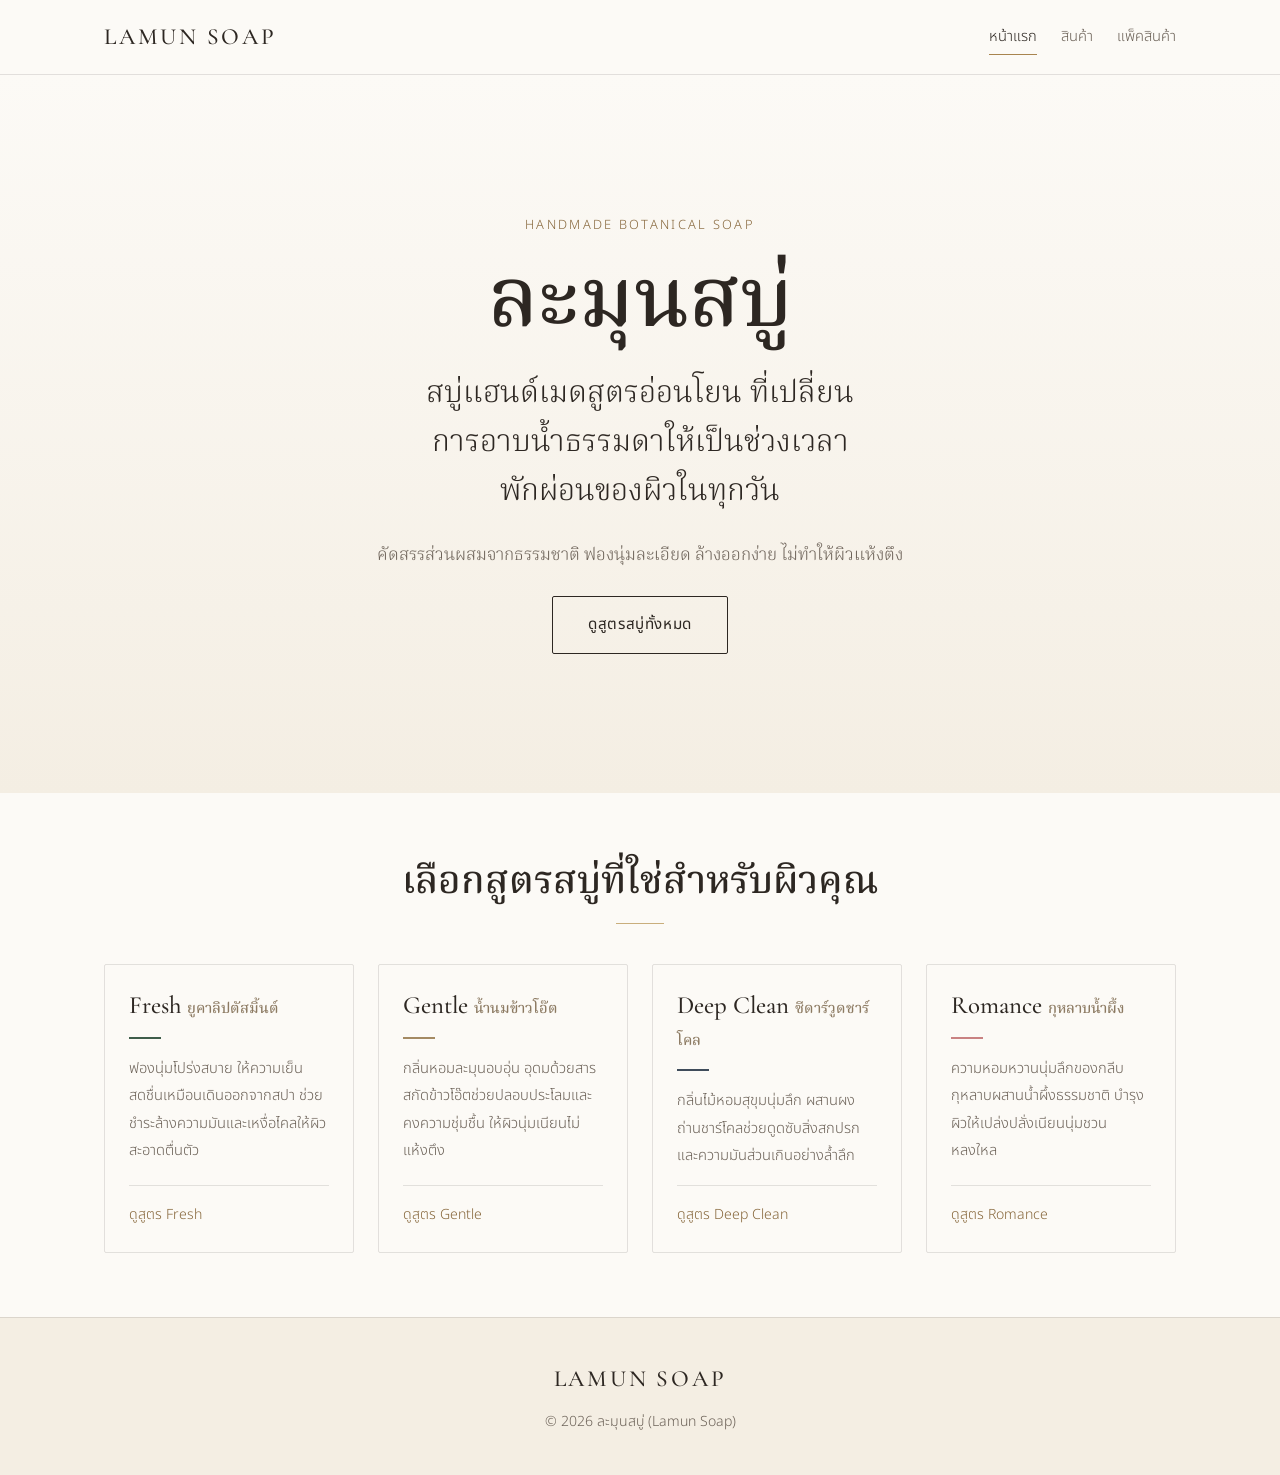
<file: index.html>
<!DOCTYPE html>
<html lang="th">
<head>
  <meta charset="UTF-8">
  <meta name="viewport" content="width=device-width, initial-scale=1">
  <title>ละมุนสบู่ (LAMUN SOAP) — สบู่แฮนด์เมดเพื่อการพักผ่อนของผิว</title>
  <meta name="description" content="ละมุนสบู่ สบู่แฮนด์เมดสูตรอ่อนโยน เปลี่ยนการอาบน้ำธรรมดาให้เป็นช่วงเวลาพักผ่อนของผิวในทุกวัน">
  <link rel="stylesheet" href="style.css">
</head>
<body>

  <header class="site-header">
    <div class="container">
      <a class="brand" href="index.html">LAMUN SOAP</a>
      <nav class="nav" aria-label="เมนูหลัก">
        <a href="index.html" aria-current="page">หน้าแรก</a>
        <a href="product.html">สินค้า</a>
        <a href="admin.html">แพ็คสินค้า</a>
      </nav>
    </div>
  </header>

  <main>
    <section class="hero hero--full">
      <div class="container">
        <p class="hero__eyebrow">HANDMADE BOTANICAL SOAP</p>
        <h1>
          <span class="hero__brand">ละมุนสบู่</span>
          <span class="hero__tagline">สบู่แฮนด์เมดสูตรอ่อนโยน ที่เปลี่ยนการอาบน้ำธรรมดาให้เป็นช่วงเวลาพักผ่อนของผิวในทุกวัน</span>
        </h1>
        <p class="lead">คัดสรรส่วนผสมจากธรรมชาติ ฟองนุ่มละเอียด ล้างออกง่าย ไม่ทำให้ผิวแห้งตึง</p>
        <a class="btn" href="product.html">ดูสูตรสบู่ทั้งหมด</a>
      </div>
    </section>

    <section class="section" id="moods">
      <div class="container">
        <div class="section-head is-center">
          <h2>เลือกสูตรสบู่ที่ใช่สำหรับผิวคุณ</h2>
          <div class="heading-rule" aria-hidden="true"></div>
        </div>

        <div class="mood-grid">
          <a class="mood-card" data-mood="fresh" href="product.html?mood=fresh">
            <h3>Fresh <span class="mood-card__th">ยูคาลิปตัสมิ้นต์</span></h3>
            <span class="mood-line" aria-hidden="true"></span>
            <p>ฟองนุ่มโปร่งสบาย ให้ความเย็นสดชื่นเหมือนเดินออกจากสปา ช่วยชำระล้างความมันและเหงื่อไคลให้ผิวสะอาดตื่นตัว</p>
            <span class="mood-card__link">ดูสูตร Fresh</span>
          </a>

          <a class="mood-card" data-mood="gentle" href="product.html?mood=gentle">
            <h3>Gentle <span class="mood-card__th">น้ำนมข้าวโอ๊ต</span></h3>
            <span class="mood-line" aria-hidden="true"></span>
            <p>กลิ่นหอมละมุนอบอุ่น อุดมด้วยสารสกัดข้าวโอ๊ตช่วยปลอบประโลมและคงความชุ่มชื้น ให้ผิวนุ่มเนียนไม่แห้งตึง</p>
            <span class="mood-card__link">ดูสูตร Gentle</span>
          </a>

          <a class="mood-card" data-mood="deep" href="product.html?mood=deep">
            <h3>Deep Clean <span class="mood-card__th">ซีดาร์วูดชาร์โคล</span></h3>
            <span class="mood-line" aria-hidden="true"></span>
            <p>กลิ่นไม้หอมสุขุมนุ่มลึก ผสานผงถ่านชาร์โคลช่วยดูดซับสิ่งสกปรกและความมันส่วนเกินอย่างล้ำลึก</p>
            <span class="mood-card__link">ดูสูตร Deep Clean</span>
          </a>

          <a class="mood-card" data-mood="romance" href="product.html?mood=romance">
            <h3>Romance <span class="mood-card__th">กุหลาบน้ำผึ้ง</span></h3>
            <span class="mood-line" aria-hidden="true"></span>
            <p>ความหอมหวานนุ่มลึกของกลีบกุหลาบผสานน้ำผึ้งธรรมชาติ บำรุงผิวให้เปล่งปลั่งเนียนนุ่มชวนหลงใหล</p>
            <span class="mood-card__link">ดูสูตร Romance</span>
          </a>
        </div>
      </div>
    </section>
  </main>

  <footer class="site-footer">
    <div class="container">
      <span class="brand">LAMUN SOAP</span>
      <p style="margin: 0 auto;">© 2026 ละมุนสบู่ (Lamun Soap)</p>
    </div>
  </footer>

  <script src="script.js"></script>
</body>
</html>
</file>
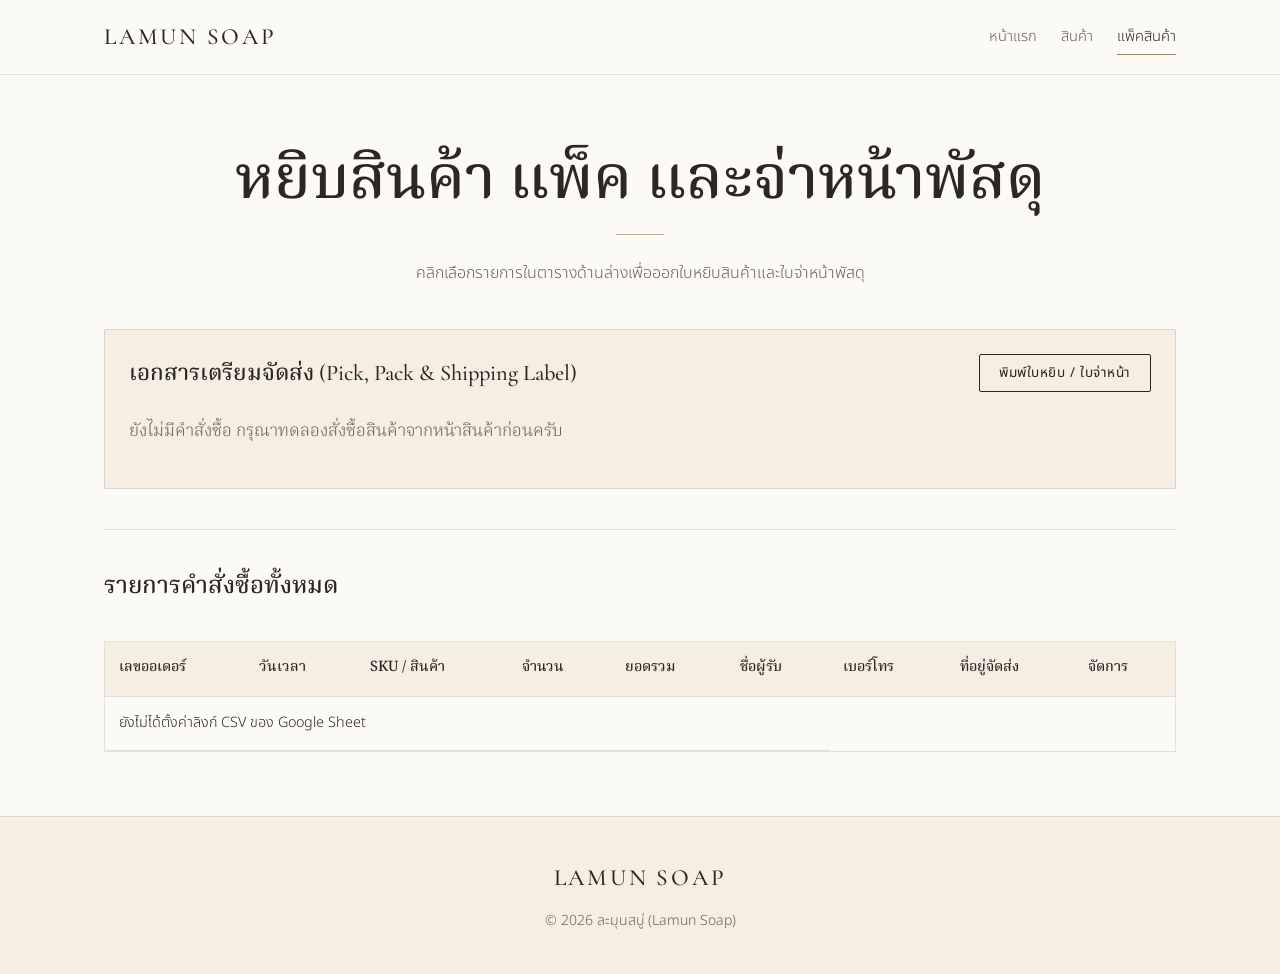
<file: admin.html>
<!DOCTYPE html>
<html lang="th">
<head>
  <meta charset="UTF-8">
  <meta name="viewport" content="width=device-width, initial-scale=1">
  <meta name="robots" content="noindex, nofollow">
  <title>ระบบจัดการและแพ็คสินค้า — ละมุนสบู่ (LAMUN SOAP)</title>
  <link rel="stylesheet" href="style.css">
</head>
<body>

  <header class="site-header">
    <div class="container">
      <a class="brand" href="index.html">LAMUN SOAP</a>
      <nav class="nav" aria-label="เมนูหลัก">
        <a href="index.html">หน้าแรก</a>
        <a href="product.html">สินค้า</a>
        <a href="admin.html" aria-current="page">แพ็คสินค้า</a>
      </nav>
    </div>
  </header>

  <main>
    <section class="section">
      <div class="container">
        <div class="section-head is-center">
          <h1>หยิบสินค้า แพ็ค และจ่าหน้าพัสดุ</h1>
          <div class="heading-rule" aria-hidden="true"></div>
          <p>คลิกเลือกรายการในตารางด้านล่างเพื่อออกใบหยิบสินค้าและใบจ่าหน้าพัสดุ</p>
        </div>

        <!-- กล่องใบหยิบสินค้า + ใบจ่าหน้าพัสดุ -->
        <div class="fulfillment-panel">
          <div class="fulfillment-panel__head">
            <h2 style="font-size: 1.4rem; margin: 0;">เอกสารเตรียมจัดส่ง (Pick, Pack & Shipping Label)</h2>
            <button type="button" id="printLabelBtn" class="btn btn--small">พิมพ์ใบหยิบ / ใบจ่าหน้า</button>
          </div>
          <div id="fulfillmentDetail" class="fulfillment-grid">
            <p class="lead">ยังไม่มีคำสั่งซื้อ กรุณาทดลองสั่งซื้อสินค้าจากหน้าสินค้าก่อนครับ</p>
          </div>
        </div>

        <hr>

        <div class="section-head">
          <h2 style="font-size: 1.5rem;">รายการคำสั่งซื้อทั้งหมด</h2>
        </div>

        <div class="table-wrap">
          <table id="ordersTable">
            <thead>
              <tr>
                <th>เลขออเดอร์</th>
                <th>วันเวลา</th>
                <th>SKU / สินค้า</th>
                <th>จำนวน</th>
                <th>ยอดรวม</th>
                <th>ชื่อผู้รับ</th>
                <th>เบอร์โทร</th>
                <th>ที่อยู่จัดส่ง</th>
                <th>จัดการ</th>
              </tr>
            </thead>
            <tbody></tbody>
          </table>
        </div>
      </div>
    </section>
  </main>

  <footer class="site-footer">
    <div class="container">
      <span class="brand">LAMUN SOAP</span>
      <p style="margin: 0 auto;">© 2026 ละมุนสบู่ (Lamun Soap)</p>
    </div>
  </footer>

  <script src="script.js"></script>
</body>
</html>
</file>
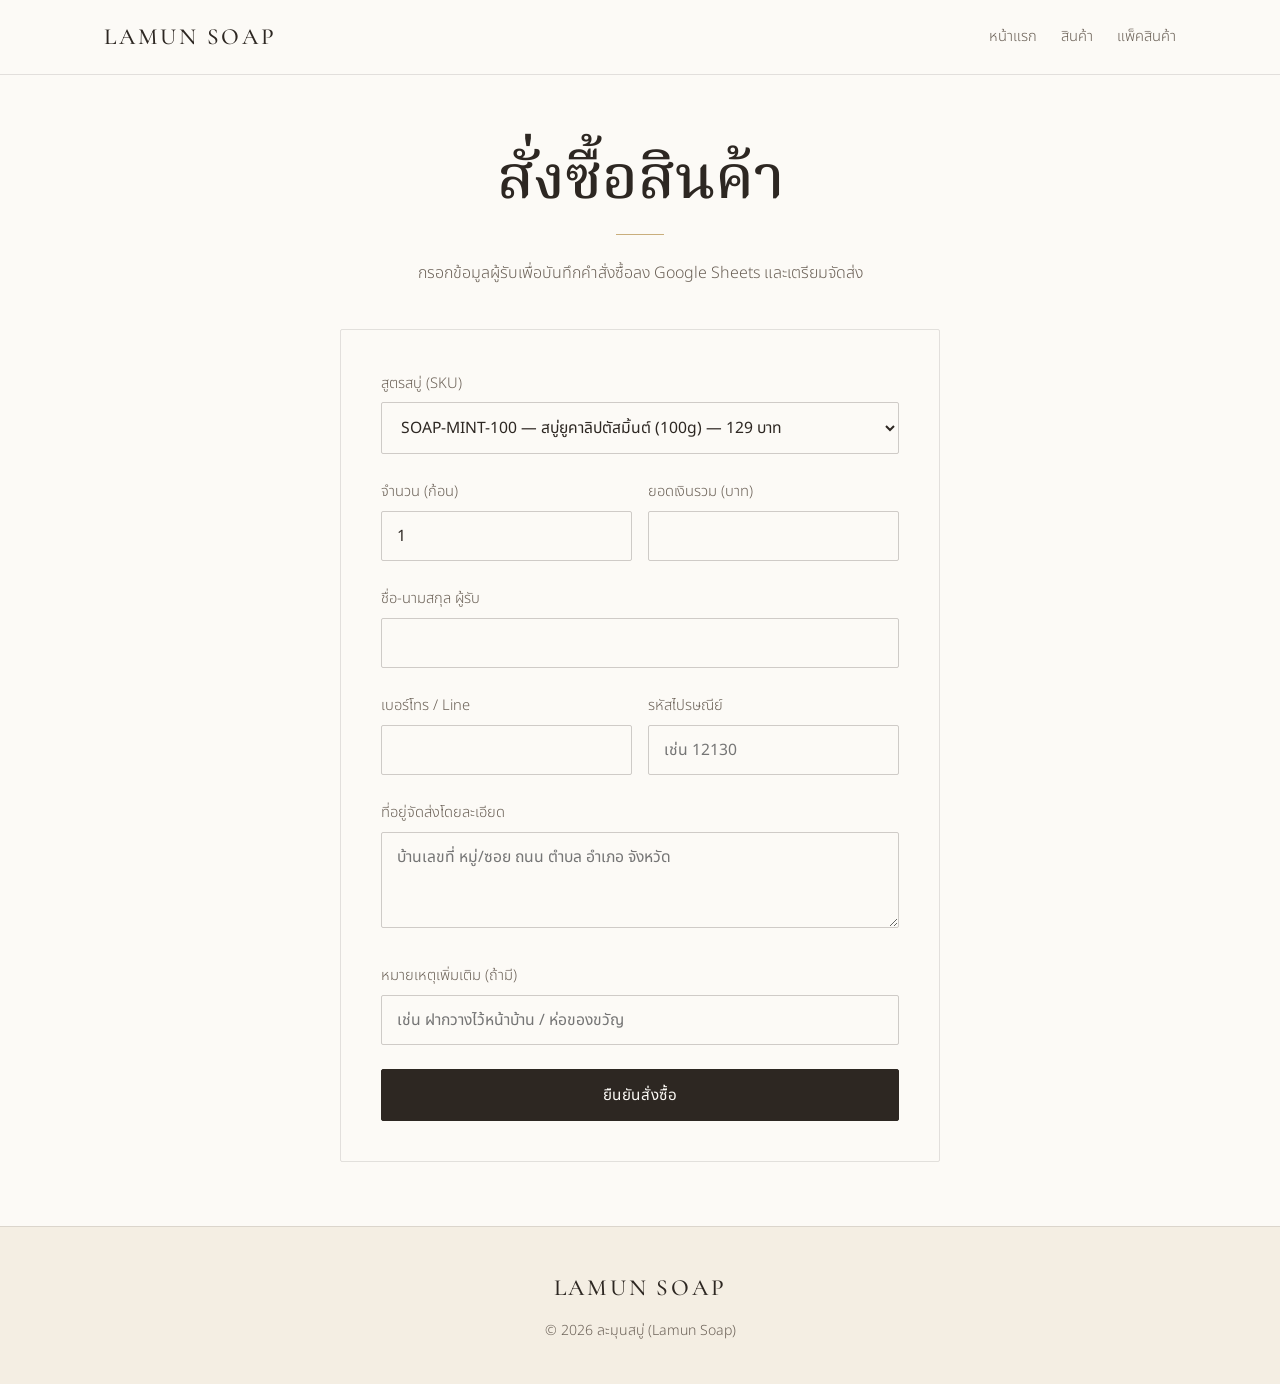
<file: order.html>
<!DOCTYPE html>
<html lang="th">
<head>
  <meta charset="UTF-8">
  <meta name="viewport" content="width=device-width, initial-scale=1">
  <title>สั่งซื้อสินค้า — ละมุนสบู่ (LAMUN SOAP)</title>
  <link rel="stylesheet" href="style.css">
</head>
<body>

  <header class="site-header">
    <div class="container">
      <a class="brand" href="index.html">LAMUN SOAP</a>
      <nav class="nav" aria-label="เมนูหลัก">
        <a href="index.html">หน้าแรก</a>
        <a href="product.html">สินค้า</a>
        <a href="admin.html">แพ็คสินค้า</a>
      </nav>
    </div>
  </header>

  <main>
    <section class="section">
      <div class="container">
        <div class="section-head is-center">
          <h1>สั่งซื้อสินค้า</h1>
          <div class="heading-rule" aria-hidden="true"></div>
          <p>กรอกข้อมูลผู้รับเพื่อบันทึกคำสั่งซื้อลง Google Sheets และเตรียมจัดส่ง</p>
        </div>

        <div class="order-box">
          <form id="orderForm">
            <div class="form-field">
              <label for="skuSelect">สูตรสบู่ (SKU)</label>
              <select id="skuSelect" name="sku" required>
                <option value="SOAP-MINT-100|สบู่ยูคาลิปตัสมิ้นต์|129">SOAP-MINT-100 — สบู่ยูคาลิปตัสมิ้นต์ (100g) — 129 บาท</option>
                <option value="SOAP-OAT-100|สบู่น้ำนมข้าวโอ๊ต|139">SOAP-OAT-100 — สบู่น้ำนมข้าวโอ๊ต (100g) — 139 บาท</option>
                <option value="SOAP-CEDAR-100|สบู่ซีดาร์วูดชาร์โคล|149">SOAP-CEDAR-100 — สบู่ซีดาร์วูดชาร์โคล (100g) — 149 บาท</option>
                <option value="SOAP-ROSE-100|สบู่กุหลาบน้ำผึ้ง|149">SOAP-ROSE-100 — สบู่กุหลาบน้ำผึ้ง (100g) — 149 บาท</option>
              </select>
            </div>

            <div class="form-grid-2">
              <div class="form-field">
                <label for="qty">จำนวน (ก้อน)</label>
                <input type="number" id="qty" name="qty" min="1" value="1" required>
              </div>
              <div class="form-field">
                <label for="total">ยอดเงินรวม (บาท)</label>
                <input type="number" id="total" name="total" min="0" readonly required>
              </div>
            </div>

            <div class="form-field">
              <label for="customerName">ชื่อ-นามสกุล ผู้รับ</label>
              <input type="text" id="customerName" name="customerName" autocomplete="name" required>
            </div>

            <div class="form-grid-2">
              <div class="form-field">
                <label for="phone">เบอร์โทร / Line</label>
                <input type="text" id="phone" name="phone" autocomplete="tel" required>
              </div>
              <div class="form-field">
                <label for="postalCode">รหัสไปรษณีย์</label>
                <input type="text" id="postalCode" name="postalCode" maxlength="5" placeholder="เช่น 12130" required>
              </div>
            </div>

            <div class="form-field">
              <label for="address">ที่อยู่จัดส่งโดยละเอียด</label>
              <textarea id="address" name="address" placeholder="บ้านเลขที่ หมู่/ซอย ถนน ตำบล อำเภอ จังหวัด" required></textarea>
            </div>

            <div class="form-field">
              <label for="note">หมายเหตุเพิ่มเติม (ถ้ามี)</label>
              <input type="text" id="note" name="note" placeholder="เช่น ฝากวางไว้หน้าบ้าน / ห่อของขวัญ">
            </div>

            <button type="submit" id="submitBtn" class="btn btn--primary">ยืนยันสั่งซื้อ</button>
          </form>
        </div>
      </div>
    </section>
  </main>

  <footer class="site-footer">
    <div class="container">
      <span class="brand">LAMUN SOAP</span>
      <p style="margin: 0 auto;">© 2026 ละมุนสบู่ (Lamun Soap)</p>
    </div>
  </footer>

  <script src="script.js"></script>
</body>
</html>
</file>
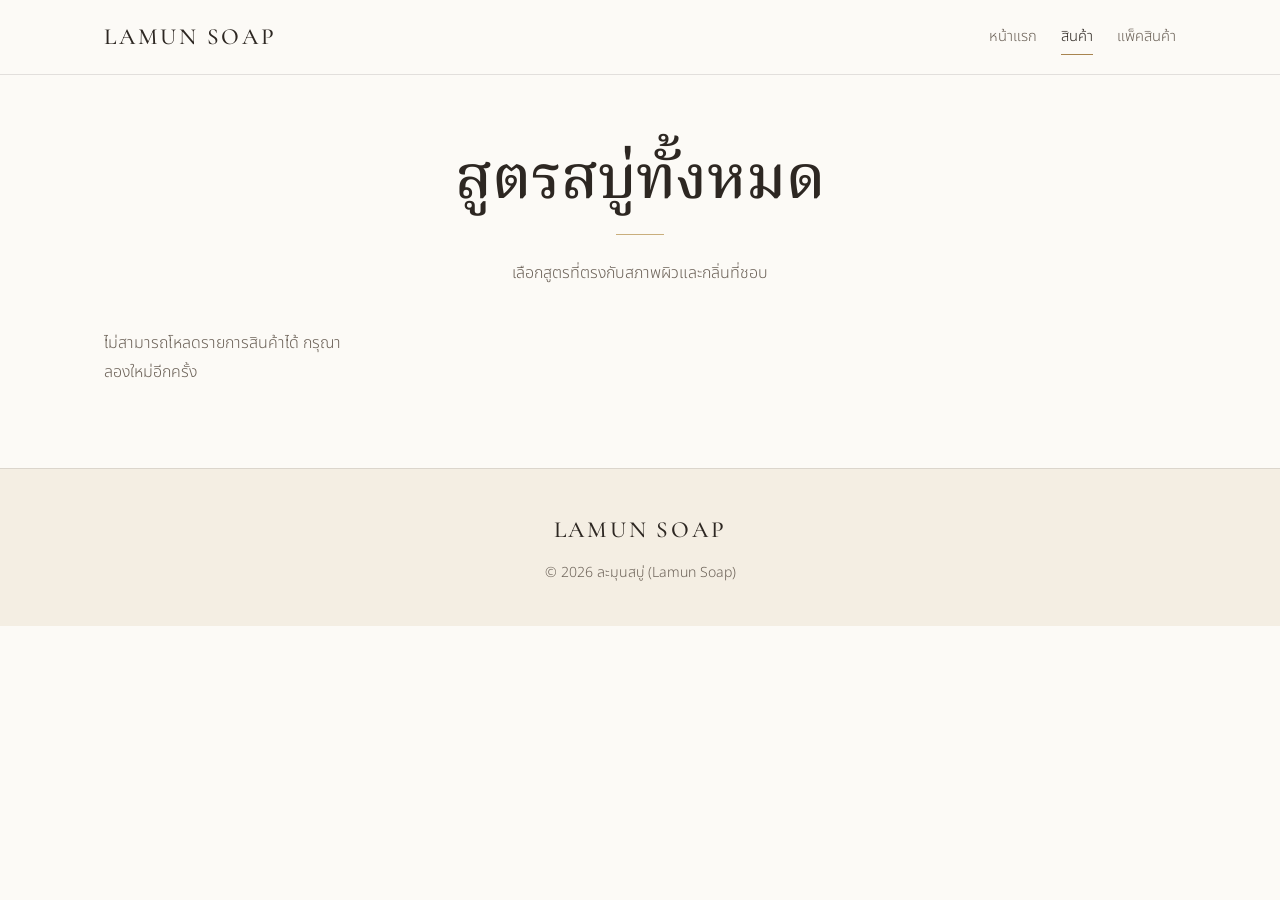
<file: product.html>
<!DOCTYPE html>
<html lang="th">
<head>
  <meta charset="UTF-8">
  <meta name="viewport" content="width=device-width, initial-scale=1">
  <title>สินค้าทั้งหมด — ละมุนสบู่ (LAMUN SOAP)</title>
  <meta name="description" content="เลือกซื้อสบู่แฮนด์เมด 4 สูตรจากละมุนสบู่ พร้อมรหัส SKU และรายละเอียดส่วนผสม">
  <link rel="stylesheet" href="style.css">
</head>
<body>

  <header class="site-header">
    <div class="container">
      <a class="brand" href="index.html">LAMUN SOAP</a>
      <nav class="nav" aria-label="เมนูหลัก">
        <a href="index.html">หน้าแรก</a>
        <a href="product.html" aria-current="page">สินค้า</a>
        <a href="admin.html">แพ็คสินค้า</a>
      </nav>
    </div>
  </header>

  <main>
    <section class="section">
      <div class="container">
        <div class="section-head is-center">
          <h1>สูตรสบู่ทั้งหมด</h1>
          <div class="heading-rule" aria-hidden="true"></div>
          <p>เลือกสูตรที่ตรงกับสภาพผิวและกลิ่นที่ชอบ</p>
        </div>

        <div id="filter-bar"></div>

        <div id="product-list" class="product-grid"></div>
      </div>
    </section>
  </main>

  <footer class="site-footer">
    <div class="container">
      <span class="brand">LAMUN SOAP</span>
      <p style="margin: 0 auto;">© 2026 ละมุนสบู่ (Lamun Soap)</p>
    </div>
  </footer>

  <script src="script.js"></script>
</body>
</html>
</file>
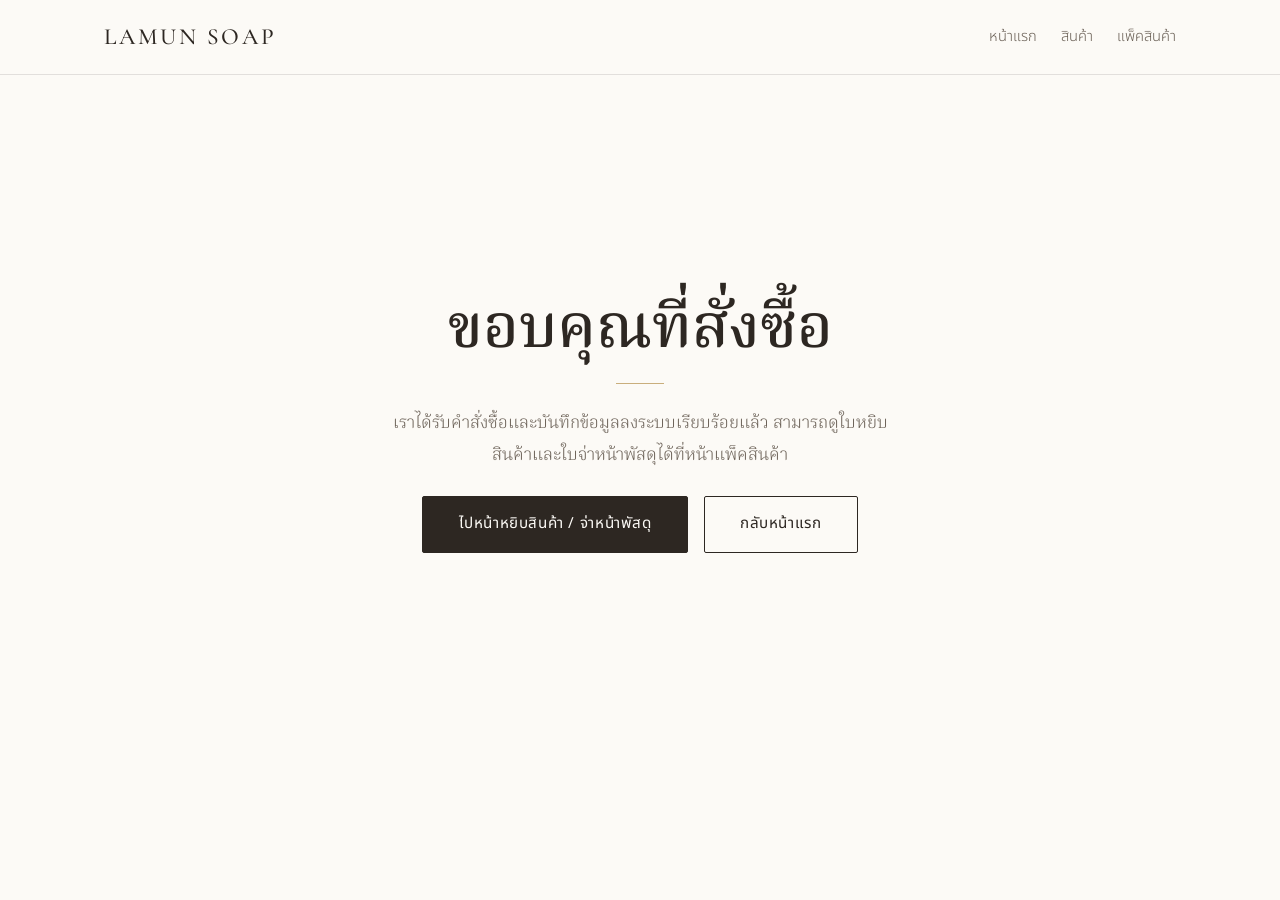
<file: thankyou.html>
<!DOCTYPE html>
<html lang="th">
<head>
  <meta charset="UTF-8">
  <meta name="viewport" content="width=device-width, initial-scale=1">
  <title>ขอบคุณที่สั่งซื้อ — ละมุนสบู่ (LAMUN SOAP)</title>
  <link rel="stylesheet" href="style.css">
</head>
<body>

  <header class="site-header">
    <div class="container">
      <a class="brand" href="index.html">LAMUN SOAP</a>
      <nav class="nav" aria-label="เมนูหลัก">
        <a href="index.html">หน้าแรก</a>
        <a href="product.html">สินค้า</a>
        <a href="admin.html">แพ็คสินค้า</a>
      </nav>
    </div>
  </header>

  <main class="thanks">
    <div class="container">
      <h1>ขอบคุณที่สั่งซื้อ</h1>
      <div class="heading-rule" aria-hidden="true" style="justify-content: center;"></div>
      <p class="lead">เราได้รับคำสั่งซื้อและบันทึกข้อมูลลงระบบเรียบร้อยแล้ว สามารถดูใบหยิบสินค้าและใบจ่าหน้าพัสดุได้ที่หน้าแพ็คสินค้า</p>
      <div class="thanks__actions">
        <a class="btn btn--primary" href="admin.html">ไปหน้าหยิบสินค้า / จ่าหน้าพัสดุ</a>
        <a class="btn" href="index.html">กลับหน้าแรก</a>
      </div>
    </div>
  </main>

  <script src="script.js"></script>
</body>
</html>
</file>
<file: style.css>
/* ==========================================================
   LAMUN SOAP — Theme (minimal botanical luxury)
   ========================================================== */

@import url("https://fonts.googleapis.com/css2?family=Cormorant+Garamond:wght@400;500;600&family=Noto+Serif+Thai:wght@300;400;500&family=Noto+Sans+Thai:wght@300;400;500&display=swap");

:root {
  --ivory: #fcfaf6;
  --cream: #f4eee3;
  --sand: #e7dcc8;

  --ink: #2d2722;
  --ink-soft: #6b6157;
  --beige-deep: #8c7a62;
  --line: rgba(45, 39, 34, 0.22);
  --line-soft: rgba(45, 39, 34, 0.12);

  --bronze: #a8844f;
  --bronze-text: #86663a;
  --gold-soft: #c9ae7c;

  --mood-fresh: #3e5d4a;
  --mood-gentle: #a48a63;
  --mood-deep: #3f4c5b;
  --mood-romance: #c98282;

  --font-serif: "Cormorant Garamond", "Noto Serif Thai", serif;
  --font-serif-th: "Noto Serif Thai", "Cormorant Garamond", serif;
  --font-sans: "Noto Sans Thai", "Helvetica Neue", Arial, sans-serif;

  --space-1: 0.5rem;
  --space-2: 1rem;
  --space-3: 1.5rem;
  --space-4: 2.5rem;
  --space-5: 4rem;
  --space-6: 6rem;

  --container: 1120px;
  --radius: 2px;
}

*, *::before, *::after {
  box-sizing: border-box;
}

body {
  margin: 0;
  background: var(--ivory);
  color: var(--ink);
  font-family: var(--font-sans);
  font-weight: 300;
  font-size: 1rem;
  line-height: 1.85;
  -webkit-font-smoothing: antialiased;
}

img {
  display: block;
  max-width: 100%;
  height: auto;
}

a {
  color: inherit;
  text-decoration: none;
}

p {
  margin: 0 0 var(--space-2);
  color: var(--ink-soft);
}

h1, h2, h3 {
  margin: 0 0 var(--space-2);
  font-family: var(--font-serif);
  font-weight: 500;
  line-height: 1.3;
  color: var(--ink);
}

h1 { font-size: clamp(2.2rem, 5vw, 3.8rem); }
h2 { font-size: clamp(1.7rem, 3.5vw, 2.4rem); }
h3 { font-size: 1.3rem; }

.lead {
  font-family: var(--font-serif-th);
  font-weight: 300;
  font-size: 1.08rem;
  color: var(--ink-soft);
}

.price {
  font-family: var(--font-serif);
  font-size: 1.35rem;
  font-weight: 500;
  color: var(--ink);
}

.container {
  width: 100%;
  max-width: var(--container);
  margin: 0 auto;
  padding: 0 var(--space-3);
}

.section {
  padding: var(--space-5) 0;
}

.section-head {
  margin-bottom: var(--space-4);
}

.section-head.is-center {
  text-align: center;
}

.heading-rule {
  display: flex;
  align-items: center;
  gap: 0.6rem;
  margin: var(--space-2) 0 var(--space-3);
}

.heading-rule::before {
  content: "";
  width: 48px;
  height: 1px;
  background: var(--gold-soft);
}

.section-head.is-center .heading-rule {
  justify-content: center;
}

hr {
  border: 0;
  border-top: 1px solid var(--line-soft);
  margin: var(--space-4) 0;
}

/* Header */
.site-header {
  position: sticky;
  top: 0;
  z-index: 50;
  background: rgba(252, 250, 246, 0.92);
  backdrop-filter: blur(8px);
  border-bottom: 1px solid var(--line-soft);
}

.site-header .container {
  display: flex;
  align-items: center;
  justify-content: space-between;
  min-height: 74px;
}

.brand {
  font-family: var(--font-serif);
  font-size: 1.45rem;
  font-weight: 500;
  letter-spacing: 0.12em;
}

.nav {
  display: flex;
  gap: var(--space-3);
  font-size: 0.92rem;
}

.nav a {
  padding: 0.25rem 0;
  border-bottom: 1px solid transparent;
  color: var(--ink-soft);
  transition: color 0.3s, border-color 0.3s;
}

.nav a:hover,
.nav a[aria-current="page"] {
  color: var(--ink);
  border-color: var(--bronze);
}

/* Buttons */
.btn {
  display: inline-block;
  padding: 0.85rem 2.2rem;
  font-family: var(--font-sans);
  font-size: 0.95rem;
  font-weight: 400;
  letter-spacing: 0.04em;
  color: var(--ink);
  background: transparent;
  border: 1px solid var(--ink);
  border-radius: var(--radius);
  cursor: pointer;
  transition: background 0.3s, color 0.3s, border-color 0.3s;
}

.btn:hover {
  background: var(--ink);
  color: var(--ivory);
}

.btn--primary {
  background: var(--ink);
  color: var(--ivory);
}

.btn--primary:hover {
  background: var(--bronze-text);
  border-color: var(--bronze-text);
}

.btn--small {
  padding: 0.5rem 1.2rem;
  font-size: 0.85rem;
}

/* Hero */
.hero {
  padding: var(--space-5) 0;
  background: linear-gradient(180deg, var(--ivory) 0%, var(--cream) 100%);
  text-align: center;
}

.hero--full {
  display: flex;
  align-items: center;
  min-height: calc(88vh - 74px);
}

.hero__eyebrow {
  font-size: 0.8rem;
  letter-spacing: 0.18em;
  color: var(--bronze-text);
  margin-bottom: 0.5rem;
}

.hero__brand {
  display: block;
  margin-bottom: var(--space-2);
  font-size: clamp(2.8rem, 8vw, 5.2rem);
}

.hero__tagline {
  display: block;
  max-width: 26ch;
  margin: 0 auto;
  font-family: var(--font-serif-th);
  font-weight: 300;
  font-size: clamp(1.3rem, 3vw, 1.9rem);
  line-height: 1.6;
}

.hero .lead {
  max-width: 56ch;
  margin: var(--space-3) auto;
}

/* Mood tokens */
[data-mood="fresh"] { --mood: var(--mood-fresh); }
[data-mood="gentle"] { --mood: var(--mood-gentle); }
[data-mood="deep"] { --mood: var(--mood-deep); }
[data-mood="romance"] { --mood: var(--mood-romance); }

.mood-dot {
  display: inline-block;
  width: 7px;
  height: 7px;
  border-radius: 50%;
  background: var(--mood, var(--gold-soft));
}

.mood-line {
  display: block;
  width: 32px;
  height: 2px;
  margin: var(--space-2) 0;
  background: var(--mood, var(--gold-soft));
}

.mood-tag {
  display: inline-flex;
  align-items: center;
  gap: 0.45rem;
  font-size: 0.82rem;
  color: var(--ink-soft);
}

/* Mood grid (index.html) */
.mood-grid {
  display: grid;
  grid-template-columns: repeat(auto-fit, minmax(230px, 1fr));
  gap: var(--space-3);
}

.mood-card {
  display: flex;
  flex-direction: column;
  padding: var(--space-3);
  border: 1px solid var(--line-soft);
  border-radius: var(--radius);
  transition: border-color 0.3s;
}

.mood-card:hover {
  border-color: var(--bronze);
}

.mood-card h3 {
  margin-bottom: 0;
  font-size: 1.55rem;
}

.mood-card__th {
  font-family: var(--font-serif-th);
  font-size: 0.92rem;
  color: var(--beige-deep);
}

.mood-card p {
  flex: 1;
  font-size: 0.92rem;
}

.mood-card__link {
  padding-top: var(--space-2);
  border-top: 1px solid var(--line-soft);
  font-size: 0.88rem;
  color: var(--bronze-text);
}

/* Filter & Product Grid */
.mood-filter {
  display: flex;
  flex-wrap: wrap;
  justify-content: center;
  gap: var(--space-1) var(--space-2);
  margin-bottom: var(--space-4);
}

.mood-filter button {
  display: inline-flex;
  align-items: center;
  gap: 0.5rem;
  padding: 0.5rem 1.2rem;
  font-family: var(--font-sans);
  font-size: 0.9rem;
  color: var(--ink-soft);
  background: transparent;
  border: 1px solid var(--line-soft);
  border-radius: var(--radius);
  cursor: pointer;
}

.mood-filter button.is-active {
  color: var(--ink);
  border-color: var(--bronze);
}

.product-grid {
  display: grid;
  grid-template-columns: repeat(auto-fill, minmax(240px, 1fr));
  gap: var(--space-4) var(--space-3);
}

.product-card {
  display: flex;
  flex-direction: column;
  border: 1px solid var(--line-soft);
  border-radius: var(--radius);
  transition: border-color 0.3s;
}

.product-card:hover {
  border-color: var(--bronze);
}

.product-card__image {
  aspect-ratio: 1 / 1;
  background: var(--cream);
  overflow: hidden;
}

.product-card__image img {
  width: 100%;
  height: 100%;
  object-fit: cover;
}

.product-card__body {
  display: flex;
  flex-direction: column;
  flex: 1;
  padding: var(--space-3);
}

.product-card__meta {
  display: flex;
  align-items: center;
  justify-content: space-between;
  margin-bottom: var(--space-1);
  font-size: 0.82rem;
  color: var(--beige-deep);
}

.product-card h3 {
  margin-bottom: 0.4rem;
  font-family: var(--font-serif-th);
  font-size: 1.15rem;
}

.product-card p {
  flex: 1;
  font-size: 0.9rem;
}

.product-card__footer {
  display: flex;
  align-items: center;
  justify-content: space-between;
  padding-top: var(--space-2);
  border-top: 1px solid var(--line-soft);
}

/* Order Form */
.order-box {
  max-width: 600px;
  margin: 0 auto;
  padding: var(--space-4);
  border: 1px solid var(--line-soft);
  border-radius: var(--radius);
}

.form-grid-2 {
  display: grid;
  grid-template-columns: repeat(auto-fit, minmax(200px, 1fr));
  gap: var(--space-2);
}

.form-field {
  margin-bottom: var(--space-3);
}

.form-field label {
  display: block;
  margin-bottom: 0.35rem;
  font-size: 0.92rem;
  color: var(--ink-soft);
}

.form-field input,
.form-field select,
.form-field textarea {
  width: 100%;
  padding: 0.75rem 0.95rem;
  font-family: var(--font-sans);
  font-size: 0.98rem;
  color: var(--ink);
  background: transparent;
  border: 1px solid var(--line);
  border-radius: var(--radius);
}

.form-field textarea {
  min-height: 96px;
  resize: vertical;
}

.order-box .btn {
  width: 100%;
}

/* Thank You */
.thanks {
  display: flex;
  align-items: center;
  min-height: calc(85vh - 74px);
  text-align: center;
}

.thanks p {
  max-width: 50ch;
  margin: 0 auto var(--space-3);
}

.thanks__actions {
  display: flex;
  flex-wrap: wrap;
  justify-content: center;
  gap: var(--space-2);
}

/* Admin & Fulfillment */
.fulfillment-panel {
  padding: var(--space-3);
  background: var(--cream);
  border: 1px solid var(--line-soft);
  border-radius: var(--radius);
}

.fulfillment-panel__head {
  display: flex;
  justify-content: space-between;
  align-items: center;
  flex-wrap: wrap;
  gap: var(--space-2);
  margin-bottom: var(--space-3);
}

.fulfillment-grid {
  display: grid;
  grid-template-columns: repeat(auto-fit, minmax(280px, 1fr));
  gap: var(--space-3);
}

.slip-box,
.shipping-label {
  padding: var(--space-3);
  background: var(--ivory);
  border-radius: var(--radius);
}

.slip-box {
  border: 1.5px dashed var(--bronze);
}

.shipping-label {
  border: 2px solid var(--ink);
}

.pick-list {
  list-style: none;
  padding: 0;
  margin: 0;
}

.pick-list li {
  padding: 0.45rem 0;
  border-bottom: 1px solid var(--line-soft);
  font-size: 0.94rem;
}

.label-sender {
  font-size: 0.88rem;
}

.label-receiver {
  font-size: 1.15rem;
  font-weight: 500;
  color: var(--ink);
}

.label-sku {
  margin-top: var(--space-2);
  padding-top: var(--space-1);
  border-top: 1px solid var(--line-soft);
  font-size: 0.88rem;
}

.table-wrap {
  overflow-x: auto;
  border: 1px solid var(--line-soft);
}

#ordersTable {
  width: 100%;
  min-width: 860px;
  border-collapse: collapse;
  font-size: 0.9rem;
}

#ordersTable th,
#ordersTable td {
  padding: 0.85rem;
  text-align: left;
  border-bottom: 1px solid var(--line-soft);
}

#ordersTable thead th {
  font-family: var(--font-serif-th);
  font-weight: 500;
  background: var(--cream);
  white-space: nowrap;
}

/* Footer */
.site-footer {
  padding: var(--space-4) 0;
  background: var(--cream);
  border-top: 1px solid var(--line-soft);
  text-align: center;
  font-size: 0.88rem;
}

.site-footer .brand {
  display: block;
  margin-bottom: var(--space-1);
}

@media print {
  .site-header, .section-head, .fulfillment-panel__head button, hr, .table-wrap, .site-footer {
    display: none !important;
  }
  .fulfillment-panel {
    background: #fff;
    border: none;
    padding: 0;
  }
}
</file>
